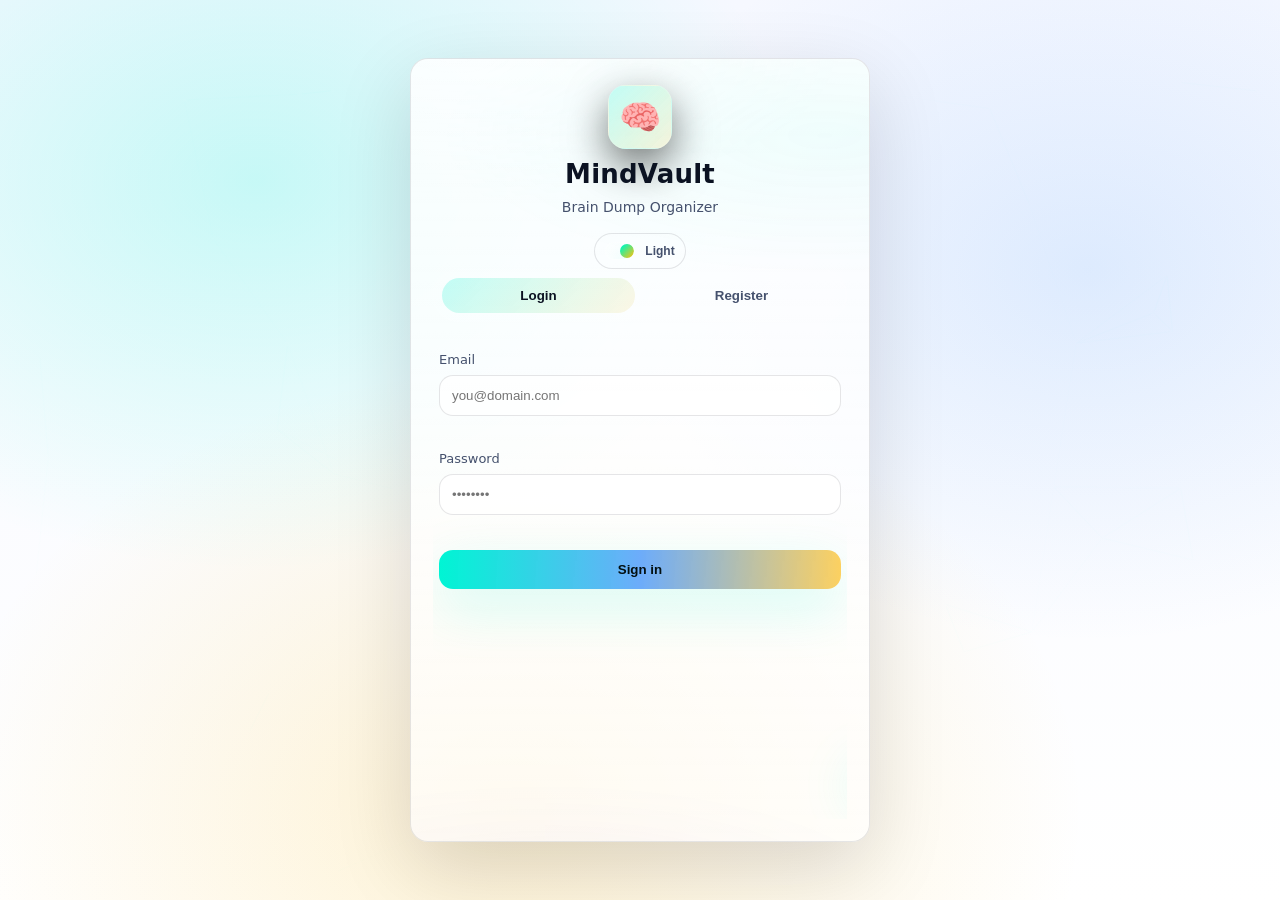
<file: mindvault/frontend/index.html>
<!doctype html>
<html lang="en">
  <head>
    <meta charset="utf-8" />
    <meta name="viewport" content="width=device-width, initial-scale=1" />
    <title>MindVault — Sign in</title>
    <link rel="stylesheet" href="./css/main.css" />
  </head>
  <body>
    <canvas class="neural-bg" id="neural"></canvas>
    <div class="app-shell">
      <div class="glass form-wrap">
        <div class="logo">
          <div class="logo-mark" aria-hidden="true">🧠</div>
          <div class="logo-title">MindVault</div>
          <div class="logo-sub">Brain Dump Organizer</div>
        </div>

        <div class="theme-toggle" aria-label="Theme toggle">
          <button class="toggle" id="themeToggle" type="button" aria-label="Toggle light/dark theme">
            <span class="dot" aria-hidden="true"></span>
            <span class="label" id="themeLabel">Dark</span>
          </button>
        </div>

        <div class="tabs" role="tablist" aria-label="Auth tabs">
          <button class="tab active" id="tabLogin" type="button" role="tab" aria-selected="true">
            Login
          </button>
          <button class="tab" id="tabRegister" type="button" role="tab" aria-selected="false">
            Register
          </button>
        </div>

        <div class="forms">
          <div class="forms-inner" id="formsInner" data-mode="login">
            <form class="form" id="loginForm" novalidate>
              <div class="field">
                <div class="label"><span>Email</span></div>
                <input id="loginEmail" type="email" autocomplete="email" placeholder="you@domain.com" />
                <div class="error" id="loginEmailErr"></div>
              </div>
              <div class="field">
                <div class="label"><span>Password</span></div>
                <input id="loginPassword" type="password" autocomplete="current-password" placeholder="••••••••" />
                <div class="error" id="loginPasswordErr"></div>
              </div>
              <button class="btn" id="loginBtn" type="submit">
                Sign in
                <span class="spinner" id="loginSpin" style="display:none"></span>
              </button>
              <div class="hint" id="loginGlobalErr" style="min-height:18px;color:rgba(244,63,94,.95)"></div>
            </form>

            <form class="form" id="registerForm" novalidate>
              <div class="field">
                <div class="label"><span>Username</span></div>
                <input id="regUsername" type="text" autocomplete="username" placeholder="3–20 characters" />
                <div class="error" id="regUsernameErr"></div>
              </div>
              <div class="field">
                <div class="label"><span>Email</span></div>
                <input id="regEmail" type="email" autocomplete="email" placeholder="you@domain.com" />
                <div class="error" id="regEmailErr"></div>
              </div>
              <div class="field">
                <div class="label"><span>Password</span></div>
                <input id="regPassword" type="password" autocomplete="new-password" placeholder="6+ characters" />
                <div class="error" id="regPasswordErr"></div>
              </div>
              <div class="field">
                <div class="label"><span>Confirm Password</span></div>
                <input id="regConfirm" type="password" autocomplete="new-password" placeholder="Repeat password" />
                <div class="error" id="regConfirmErr"></div>
              </div>
              <button class="btn" id="regBtn" type="submit">
                Create account
                <span class="spinner" id="regSpin" style="display:none"></span>
              </button>
              <div class="hint" id="regGlobalErr" style="min-height:18px;color:rgba(244,63,94,.95)"></div>
            </form>
          </div>
        </div>
      </div>
    </div>

    <div class="loading-overlay" id="pageLoader" aria-hidden="true">
      <div class="glass loading-card">
        <div class="loading-title" id="loaderTitle">MindVault</div>
        <div class="loading-sub" id="loaderSub">Syncing your session…</div>
        <div class="bar"><i></i></div>
      </div>
    </div>

    <script src="./js/auth.js"></script>
  </body>
</html>
</file>
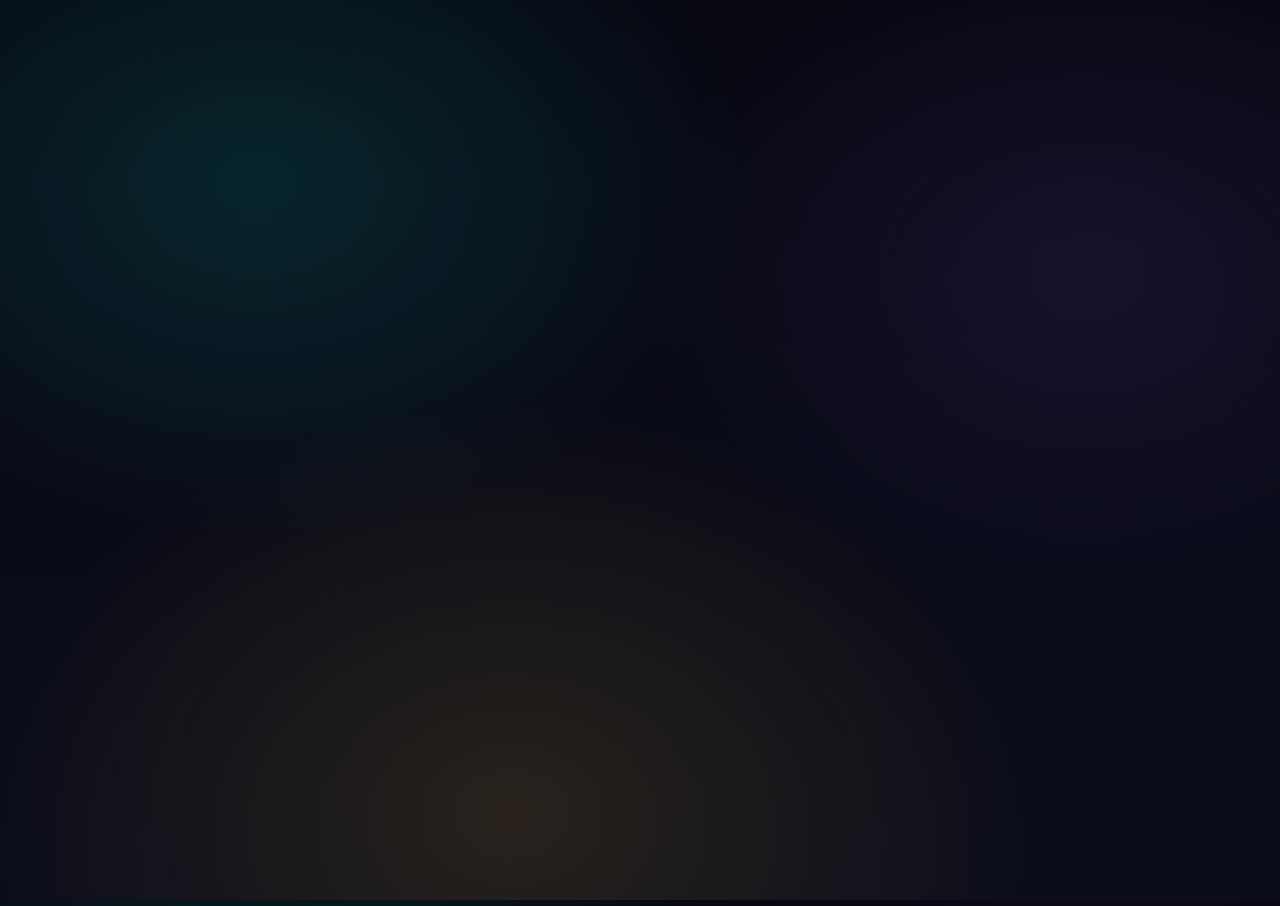
<file: mindvault/frontend/dashboard.html>
<!doctype html>
<html lang="en">
  <head>
    <meta charset="utf-8" />
    <meta name="viewport" content="width=device-width, initial-scale=1" />
    <title>MindVault — Dashboard</title>
    <link rel="stylesheet" href="./css/main.css" />
    <link rel="stylesheet" href="./css/dashboard.css" />
  </head>
  <body>
    <canvas class="neural-bg" id="neural"></canvas>

    <div class="dash-shell">
      <div class="glass navbar">
        <div class="brand">
          <div class="mark" aria-hidden="true">🧠</div>
          <div class="name">MindVault</div>
        </div>
        <div class="nav-right">
          <button class="toggle" id="themeToggle" type="button" aria-label="Toggle light/dark theme" style="margin:0">
            <span class="dot" aria-hidden="true"></span>
            <span class="label" id="themeLabel">Dark</span>
          </button>
          <div class="user-pill">
            <div class="avatar" id="avatar">U</div>
            <div class="username" id="navUsername">User</div>
          </div>
          <button class="btn secondary logout" id="logoutBtn" type="button">Logout</button>
        </div>
      </div>

      <div class="grid">
        <div class="glass panel">
          <h2>Brain Dump</h2>
          <textarea
            class="textarea"
            id="dumpInput"
            placeholder="Spill your mind here... one thought per line."
          ></textarea>
          <div class="meta-row">
            <div id="wordCount">0 words</div>
            <div id="lineCount">0 lines</div>
          </div>
          <div class="cta-row">
            <button class="btn organize" id="organizeBtn" type="button">
              Organize My Mind
              <span class="spinner" id="orgSpin" style="display:none"></span>
            </button>
            <button class="btn secondary" id="clearBtn" type="button">Clear</button>
          </div>

          <div class="score-wrap">
            <div class="score-left">
              <div class="label">Mental Clarity Score</div>
              <div class="value" id="scoreValue">—</div>
              <div class="label" id="scoreLabel">Waiting for your dump…</div>
            </div>
            <svg class="score-ring" viewBox="0 0 120 120" aria-label="Mental clarity score">
              <defs>
                <filter id="softGlow">
                  <feGaussianBlur stdDeviation="1.8" result="blur" />
                  <feMerge>
                    <feMergeNode in="blur" />
                    <feMergeNode in="SourceGraphic" />
                  </feMerge>
                </filter>
              </defs>
              <circle
                cx="60"
                cy="60"
                r="48"
                stroke="rgba(255,255,255,.10)"
                stroke-width="10"
                fill="none"
              ></circle>
              <circle
                cx="60"
                cy="60"
                r="48"
                stroke="var(--teal)"
                stroke-width="10"
                fill="none"
                stroke-linecap="round"
                transform="rotate(-90 60 60)"
                id="scoreArc"
                style="filter:url(#softGlow)"
              ></circle>
              <text x="60" y="60" text-anchor="middle" dominant-baseline="central" font-size="22" id="scoreNum">
                0
              </text>
              <text x="60" y="78" text-anchor="middle" class="sub" font-size="10">/ 100</text>
            </svg>
          </div>
        </div>

        <div class="right">
          <div class="glass panel">
            <h2>Organized Results</h2>
            <div class="cats">
              <div class="glass cat-card accent-tasks">
                <div class="cat-head">
                  <div class="cat-title">📌 Tasks</div>
                  <div class="badge" id="tasksCount">0</div>
                </div>
                <div class="list" id="tasksList"><div class="empty">Nothing here yet</div></div>
              </div>
              <div class="glass cat-card accent-ideas">
                <div class="cat-head">
                  <div class="cat-title">💡 Ideas</div>
                  <div class="badge" id="ideasCount">0</div>
                </div>
                <div class="list" id="ideasList"><div class="empty">Nothing here yet</div></div>
              </div>
              <div class="glass cat-card accent-worries">
                <div class="cat-head">
                  <div class="cat-title">😟 Worries</div>
                  <div class="badge" id="worriesCount">0</div>
                </div>
                <div class="list" id="worriesList"><div class="empty">Nothing here yet</div></div>
              </div>
              <div class="glass cat-card accent-notes">
                <div class="cat-head">
                  <div class="cat-title">📝 Notes</div>
                  <div class="badge" id="notesCount">0</div>
                </div>
                <div class="list" id="notesList"><div class="empty">Nothing here yet</div></div>
              </div>
            </div>
          </div>

          <div class="glass history">
            <div class="history-top">
              <h3 id="historyTitle">Past Dumps</h3>
              <div class="search">
                <span class="icon">🔍</span>
                <input id="searchInput" type="text" placeholder="Search your past dumps…" />
              </div>
            </div>
            <div class="hist-list" id="historyList"></div>
          </div>
        </div>
      </div>
    </div>

    <div class="loading-overlay" id="pageLoader" aria-hidden="true">
      <div class="glass loading-card">
        <div class="loading-title" id="loaderTitle">MindVault</div>
        <div class="loading-sub" id="loaderSub">Loading your vault…</div>
        <div class="bar"><i></i></div>
      </div>
    </div>

    <div class="modal-backdrop" id="modalBackdrop" role="dialog" aria-modal="true" aria-hidden="true">
      <div class="glass modal">
        <h4>Delete this dump?</h4>
        <p>This can’t be undone.</p>
        <div class="modal-actions">
          <button class="btn secondary" id="cancelDelete" type="button">Cancel</button>
          <button class="btn" id="confirmDelete" type="button" style="background:linear-gradient(90deg, rgba(244,63,94,1), rgba(251,191,36,.55)); color:#160306">
            Delete
          </button>
        </div>
      </div>
    </div>

    <script src="./js/categorizer.js"></script>
    <script src="./js/score.js"></script>
    <script src="./js/dashboard.js"></script>
  </body>
</html>
</file>
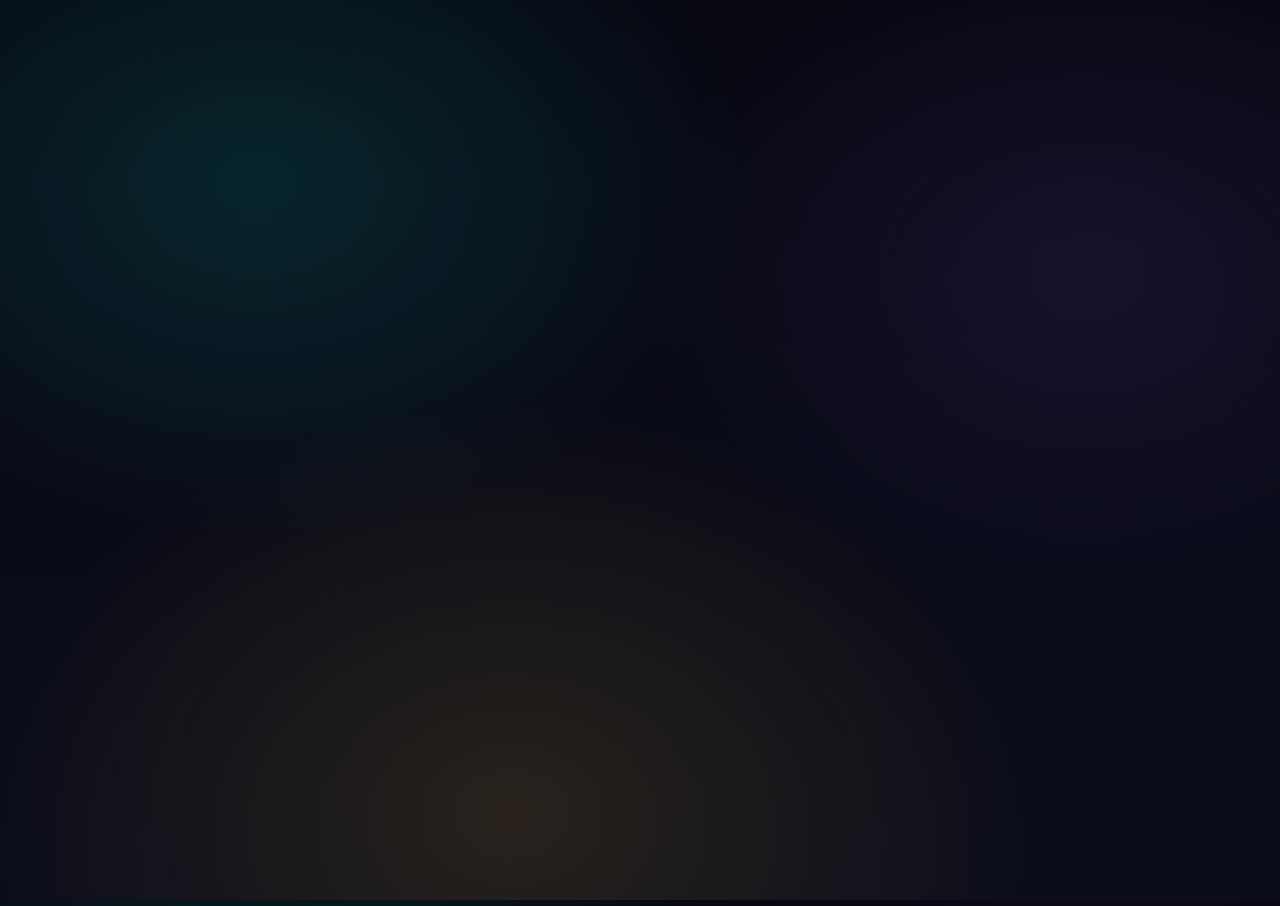
<file: mindvault/frontend/gate.html>
<!doctype html>
<html lang="en">
  <head>
    <meta charset="utf-8" />
    <meta name="viewport" content="width=device-width, initial-scale=1" />
    <title>MindVault — Dashboard Access</title>
    <link rel="stylesheet" href="./css/main.css" />
  </head>
  <body>
    <canvas class="neural-bg" id="neural"></canvas>

    <div class="app-shell">
      <div class="glass form-wrap">
        <div class="logo">
          <div class="logo-mark" aria-hidden="true">🧠</div>
          <div class="logo-title">MindVault</div>
          <div class="logo-sub">Dashboard access</div>
        </div>

        <div class="hint" id="modeHint" style="margin-top:10px; opacity:.9">
          Create a local ID + password to unlock the dashboard on this device.
        </div>

        <form class="form" id="gateForm" novalidate style="margin-top:14px">
          <div class="field">
            <div class="label"><span>Local ID</span></div>
            <input id="gateId" type="text" autocomplete="username" placeholder="e.g. admin" />
            <div class="error" id="gateIdErr"></div>
          </div>

          <div class="field">
            <div class="label"><span>Password</span></div>
            <input id="gatePassword" type="password" autocomplete="current-password" placeholder="••••••••" />
            <div class="error" id="gatePasswordErr"></div>
          </div>

          <div class="field" id="confirmWrap" style="display:none">
            <div class="label"><span>Confirm Password</span></div>
            <input id="gateConfirm" type="password" autocomplete="new-password" placeholder="Repeat password" />
            <div class="error" id="gateConfirmErr"></div>
          </div>

          <button class="btn" id="gateBtn" type="submit">Continue</button>

          <div class="hint" id="gateGlobal" style="min-height:18px;color:rgba(244,63,94,.95)"></div>
          <div class="hint" id="resetHint" style="min-height:18px; opacity:.85"></div>
        </form>
      </div>
    </div>

    <script src="./js/gate.js"></script>
  </body>
</html>
</file>
<file: mindvault/frontend/css/main.css>
:root{
  --radius:18px;

  /* Brand */
  --teal:#00f5d4;
  --amber:#fbbf24;
  --rose:#f43f5e;
  --green:#22c55e;
  --slate:#94a3b8;
  --violet:#8b5cf6;
  --blue:#60a5fa;

  /* Dark theme defaults */
  --bg:#070812;
  --bg2:#0b0d1b;
  --card:rgba(255,255,255,.06);
  --card2:rgba(255,255,255,.10);
  --stroke:rgba(255,255,255,.12);
  --text:#eaf0ff;
  --muted:#a6b0d0;
  --shadow: 0 26px 80px rgba(0,0,0,.62);
  --glow: 0 0 0 4px rgba(0,245,212,.10), 0 20px 70px rgba(0,245,212,.10);
  --noise: radial-gradient(900px 650px at 20% 20%, rgba(0,245,212,.12), transparent 55%),
           radial-gradient(820px 620px at 85% 30%, rgba(139,92,246,.10), transparent 55%),
           radial-gradient(880px 680px at 40% 90%, rgba(251,191,36,.12), transparent 60%);
}

body[data-theme="light"]{
  --bg:#f6f8ff;
  --bg2:#ffffff;
  --card:rgba(255,255,255,.68);
  --card2:rgba(255,255,255,.86);
  --stroke:rgba(2,6,23,.10);
  --text:#0b1222;
  --muted:#45516d;
  --shadow: 0 26px 80px rgba(2,6,23,.14);
  --glow: 0 0 0 4px rgba(0,245,212,.18), 0 20px 70px rgba(96,165,250,.10);
  --noise: radial-gradient(900px 650px at 20% 20%, rgba(0,245,212,.20), transparent 60%),
           radial-gradient(820px 620px at 85% 30%, rgba(96,165,250,.18), transparent 60%),
           radial-gradient(880px 680px at 40% 90%, rgba(251,191,36,.20), transparent 65%);
}

@font-face{
  font-family:"Clash Display";
  src:url("https://api.fontshare.com/v2/css?f[]=clash-display@400,500,600,700&display=swap");
}
@import url("https://api.fontshare.com/v2/css?f[]=satoshi@400,500,700&display=swap");

*{box-sizing:border-box}
html,body{height:100%}
body{
  margin:0;
  background: var(--noise), linear-gradient(180deg, var(--bg), var(--bg2));
  color:var(--text);
  font-family: "Satoshi", ui-sans-serif, system-ui, -apple-system, Segoe UI, Roboto, "Helvetica Neue", Arial;
  overflow-x:hidden;
}

a{color:inherit}

/* Page fade-in */
body{
  opacity:0;
  transform: translateY(6px);
  transition: opacity .35s ease, transform .35s ease, background .25s ease;
}
body.ready{
  opacity:1;
  transform: translateY(0);
}

/* Neural background */
.neural-bg{
  position:fixed;
  inset:0;
  z-index:0;
  pointer-events:none;
  opacity:.18;
  mix-blend-mode: screen;
}

.app-shell{
  position:relative;
  z-index:1;
  min-height:100vh;
  display:flex;
  align-items:center;
  justify-content:center;
  padding:40px 18px;
}

.glass{
  background: linear-gradient(180deg, var(--card2), var(--card));
  border: 1px solid var(--stroke);
  box-shadow: var(--shadow);
  border-radius: var(--radius);
  backdrop-filter: blur(18px);
  -webkit-backdrop-filter: blur(18px);
  position:relative;
  overflow:hidden;
}
.glass::before{
  content:"";
  position:absolute;
  inset:-2px;
  background:
    radial-gradient(700px 260px at 10% 0%, rgba(255,255,255,.12), transparent 55%),
    radial-gradient(700px 260px at 90% 10%, rgba(0,245,212,.10), transparent 55%),
    radial-gradient(700px 260px at 30% 110%, rgba(139,92,246,.10), transparent 55%);
  pointer-events:none;
  opacity:.55;
}
.glass > *{position:relative; z-index:1}

/* Theme toggle */
.theme-toggle{
  display:flex;
  align-items:center;
  gap:10px;
  margin: 14px 0 0;
  justify-content:center;
}
.toggle{
  display:inline-flex;
  align-items:center;
  gap:10px;
  border:1px solid var(--stroke);
  background: rgba(255,255,255,.06);
  padding:8px 10px;
  border-radius:999px;
  cursor:pointer;
  user-select:none;
  transition: transform .15s ease, background .2s ease, border .2s ease;
}
.toggle:hover{transform: translateY(-1px); background: rgba(255,255,255,.08)}
.toggle .dot{
  width:30px;height:18px;
  border-radius:999px;
  background: rgba(255,255,255,.18);
  border:1px solid rgba(255,255,255,.14);
  position:relative;
  overflow:hidden;
}
.toggle .dot::after{
  content:"";
  position:absolute;
  top:50%;
  transform: translateY(-50%);
  left:2px;
  width:14px;height:14px;
  border-radius:999px;
  background: linear-gradient(135deg, var(--teal), var(--amber));
  box-shadow: 0 10px 20px rgba(0,245,212,.18);
  transition: left .25s ease, filter .25s ease;
}
body[data-theme="light"] .toggle .dot::after{left: 14px; filter: saturate(1.2)}
.toggle .label{
  margin:0;
  color: var(--muted);
  font-weight:750;
  font-size:12px;
}

/* Global loading overlay */
.loading-overlay{
  position:fixed;
  inset:0;
  z-index:60;
  display:none;
  align-items:center;
  justify-content:center;
  background: rgba(0,0,0,.38);
  backdrop-filter: blur(10px);
  -webkit-backdrop-filter: blur(10px);
}
body[data-theme="light"] .loading-overlay{background: rgba(255,255,255,.55)}
.loading-overlay.show{display:flex}
.loading-card{
  width:min(360px, 92vw);
  padding:18px;
  text-align:center;
}
.loading-title{
  font-family:"Clash Display", ui-sans-serif;
  font-weight:650;
  letter-spacing:.2px;
}
.loading-sub{color: var(--muted); margin-top:6px; font-size:13px}
.bar{
  height:10px;
  margin-top:14px;
  border-radius:999px;
  border:1px solid var(--stroke);
  background: rgba(255,255,255,.06);
  overflow:hidden;
}
.bar > i{
  display:block;
  height:100%;
  width:45%;
  background: linear-gradient(90deg, rgba(0,245,212,1), rgba(96,165,250,.85), rgba(251,191,36,.75));
  border-radius:999px;
  animation: barMove 1.1s ease-in-out infinite;
}
@keyframes barMove{
  0%{transform: translateX(-40%)}
  50%{transform: translateX(140%)}
  100%{transform: translateX(240%)}
}

.logo{
  display:flex;
  flex-direction:column;
  align-items:center;
  gap:10px;
  margin-bottom:18px;
}
.logo-mark{
  font-size:34px;
  width:64px;height:64px;
  display:grid;place-items:center;
  border-radius:18px;
  background: linear-gradient(135deg, rgba(0,245,212,.22), rgba(251,191,36,.16));
  border: 1px solid rgba(255,255,255,.14);
  box-shadow: 0 16px 40px rgba(0,0,0,.55);
  animation: floaty 3.4s ease-in-out infinite;
}
.logo-title{
  font-family:"Clash Display", ui-sans-serif, system-ui;
  letter-spacing:.2px;
  font-weight:650;
  font-size:26px;
}
.logo-sub{
  color:var(--muted);
  font-size:14px;
}

@keyframes floaty{
  0%,100%{transform: translateY(0)}
  50%{transform: translateY(-6px)}
}

.tabs{
  display:flex;
  gap:10px;
  padding:8px;
  border-radius: 999px;
  background: rgba(255,255,255,.05);
  border: 1px solid rgba(255,255,255,.10);
}
.tab{
  flex:1;
  border:0;
  color:var(--muted);
  background:transparent;
  padding:10px 14px;
  border-radius:999px;
  cursor:pointer;
  font-weight:650;
  transition: transform .15s ease, background .2s ease, color .2s ease;
}
.tab:hover{transform: translateY(-1px)}
.tab.active{
  background: linear-gradient(135deg, rgba(0,245,212,.22), rgba(251,191,36,.12));
  color:var(--text);
}

.form-wrap{
  width:min(460px, 100%);
  padding:26px 22px 22px;
}
@media (max-width: 420px){
  .app-shell{padding: 24px 12px}
  .form-wrap{padding:20px 14px 14px}
  .tabs{gap:8px; padding:6px}
  .tab{padding:10px 10px}
  input, textarea{padding:12px 12px}
}

.forms{
  position:relative;
  overflow:hidden;
  margin-top:16px;
}
.forms-inner{
  display:flex;
  width:200%;
  transition: transform .45s cubic-bezier(.2,.9,.2,1);
}
.forms-inner[data-mode="login"]{transform: translateX(0)}
.forms-inner[data-mode="register"]{transform: translateX(-50%)}
.form{
  width:50%;
  padding:14px 6px 2px;
}

.field{margin-bottom:12px}
.label{
  display:flex;
  justify-content:space-between;
  font-size:13px;
  color:var(--muted);
  margin-bottom:8px;
}
input, textarea{
  width:100%;
  border-radius: 14px;
  border: 1px solid var(--stroke);
  background: rgba(10,12,24,.55);
  color: var(--text);
  padding:12px 12px;
  outline:none;
  transition: border .2s ease, box-shadow .2s ease, transform .15s ease;
}
input:focus, textarea:focus{
  border-color: rgba(0,245,212,.62);
  box-shadow: var(--glow);
}
body[data-theme="light"] input, body[data-theme="light"] textarea{
  background: rgba(255,255,255,.72);
}

.error{
  color: rgba(244,63,94,.95);
  font-size:12px;
  margin-top:7px;
  min-height: 16px;
}

.btn{
  width:100%;
  border:0;
  cursor:pointer;
  border-radius: 14px;
  padding:12px 14px;
  font-weight:750;
  color:#031012;
  background: linear-gradient(90deg, rgba(0,245,212,1), rgba(96,165,250,.92), rgba(251,191,36,.72));
  box-shadow: 0 18px 54px rgba(0,245,212,.18);
  transition: transform .15s ease, box-shadow .2s ease, filter .2s ease;
  position:relative;
  overflow:hidden;
}
.btn:hover{transform: translateY(-1px); filter: brightness(1.05)}
.btn:active{transform: translateY(0)}
.btn.secondary{
  background: rgba(255,255,255,.07);
  color: var(--text);
  border:1px solid rgba(255,255,255,.12);
  box-shadow:none;
}
.btn.secondary:hover{filter:none; border-color: rgba(255,255,255,.18)}
.btn-row{display:flex; gap:10px; margin-top:10px}
.btn-row .btn{width:auto; flex:1}

.spinner{
  width:16px;height:16px;
  border-radius:50%;
  border:2px solid rgba(3,16,18,.28);
  border-top-color: rgba(3,16,18,.9);
  display:inline-block;
  animation: spin .75s linear infinite;
  vertical-align: -2px;
  margin-left:10px;
}
@keyframes spin{to{transform:rotate(360deg)}}

.hint{
  margin-top:12px;
  color: var(--muted);
  font-size:13px;
  text-align:center;
}

/* Reduced motion */
@media (prefers-reduced-motion: reduce){
  *{animation-duration:.001ms !important; animation-iteration-count:1 !important; transition-duration:.001ms !important}
}

/* Scrollbars */
*{
  scrollbar-width: thin;
  scrollbar-color: rgba(0,245,212,.35) rgba(255,255,255,.06);
}
*::-webkit-scrollbar{width:10px;height:10px}
*::-webkit-scrollbar-track{background: rgba(255,255,255,.05); border-radius:999px}
*::-webkit-scrollbar-thumb{
  background: linear-gradient(180deg, rgba(0,245,212,.5), rgba(251,191,36,.25));
  border-radius:999px;
  border:2px solid rgba(8,8,16,.85);
}
</file>
<file: mindvault/frontend/css/dashboard.css>
:root{
  --navH: 72px;
}

.dash-shell{
  position:relative;
  z-index:1;
  min-height:100vh;
  padding: 18px;
  padding-bottom: calc(18px + env(safe-area-inset-bottom));
}

.navbar{
  height: var(--navH);
  display:flex;
  align-items:center;
  justify-content:space-between;
  padding: 14px 18px;
  margin: 10px auto 16px;
  width: min(1200px, 100%);
  gap:12px;
  flex-wrap: wrap;
}
.brand{
  display:flex;
  align-items:center;
  gap:10px;
}
.brand .mark{
  width:40px;height:40px;
  display:grid;place-items:center;
  border-radius: 14px;
  background: linear-gradient(135deg, rgba(0,245,212,.22), rgba(251,191,36,.14));
  border: 1px solid rgba(255,255,255,.12);
}
.brand .name{
  font-family:"Clash Display", ui-sans-serif;
  font-weight:650;
  letter-spacing:.2px;
}
.nav-right{
  display:flex;
  align-items:center;
  gap:12px;
  flex-wrap: wrap;
  justify-content:flex-end;
}
.user-pill{
  display:flex;
  align-items:center;
  gap:10px;
  padding:8px 10px;
  border-radius:999px;
  background: rgba(255,255,255,.06);
  border:1px solid rgba(255,255,255,.10);
}
.avatar{
  width:34px;height:34px;
  border-radius:999px;
  display:grid;place-items:center;
  font-weight:800;
  color:#031012;
  background: linear-gradient(135deg, rgba(0,245,212,1), rgba(251,191,36,.9));
}
.username{color: var(--text); font-weight:700}
.logout{
  width:auto;
  padding:10px 12px;
  border-radius: 12px;
}

.grid{
  width: min(1200px, 100%);
  margin: 0 auto 22px;
  display:grid;
  grid-template-columns: 1.05fr 1.25fr;
  gap:16px;
}
@media (max-width: 980px){
  .grid{grid-template-columns:1fr}
}
@media (max-width: 560px){
  .dash-shell{padding: 12px; padding-bottom: calc(12px + env(safe-area-inset-bottom))}
  .navbar{padding: 12px; margin: 6px auto 12px}
}

.panel{
  padding:16px;
}
.panel h2{
  margin:0 0 10px;
  font-family:"Clash Display", ui-sans-serif;
  font-weight:650;
  letter-spacing:.2px;
}
.textarea{
  min-height: 170px;
  resize:none;
  line-height:1.35;
}
.textarea.glow{
  border-color: rgba(0,245,212,.6);
  box-shadow: 0 0 0 4px rgba(0,245,212,.10), 0 18px 60px rgba(0,245,212,.08);
}
.meta-row{
  display:flex;
  justify-content:space-between;
  align-items:center;
  margin:10px 2px 0;
  color: var(--muted);
  font-size:13px;
}

.cta-row{
  display:flex;
  gap:10px;
  margin-top:12px;
}
.cta-row .btn{flex:1}
@media (max-width: 560px){
  .panel{padding: 14px}
  .cta-row{flex-direction:column}
  .cta-row .btn{width:100%}
}

.organize{
  background: linear-gradient(90deg, rgba(0,245,212,1), rgba(0,245,212,.72), rgba(251,191,36,.55));
  color:#031012;
}
.organize::after{
  content:"";
  position:absolute;
  inset:-2px;
  background: linear-gradient(120deg, transparent 0%, rgba(255,255,255,.35) 30%, transparent 55%);
  transform: translateX(-140%);
  transition: transform .55s ease;
}
.organize:hover::after{transform: translateX(140%)}

.score-wrap{
  display:flex;
  align-items:center;
  justify-content:space-between;
  margin-top:14px;
  gap:14px;
  padding:14px;
  border-radius: 16px;
  background: rgba(255,255,255,.05);
  border: 1px solid rgba(255,255,255,.10);
}
@media (max-width: 560px){
  .score-wrap{flex-direction:column; align-items:flex-start}
  .score-ring{width:120px;height:120px; align-self:center}
}
.score-left{
  display:flex;
  flex-direction:column;
  gap:6px;
}
.score-left .label{
  margin:0;
  color: var(--muted);
  font-size:13px;
}
.score-left .value{
  font-family:"Clash Display", ui-sans-serif;
  font-size:22px;
  font-weight:650;
}
.score-ring{
  width:140px;height:140px;
}
.score-ring text{
  font-family:"Clash Display", ui-sans-serif;
  font-weight:650;
  fill: var(--text);
}
.score-ring .sub{
  fill: var(--muted);
  font-family:"Satoshi", ui-sans-serif;
  font-weight:600;
}

.right{
  display:flex;
  flex-direction:column;
  gap:16px;
}

.cats{
  display:grid;
  grid-template-columns: 1fr 1fr;
  gap:12px;
}
@media (max-width: 640px){
  .cats{grid-template-columns:1fr}
}
.cat-card{
  padding:14px;
  min-height: 180px;
}
.cat-head{
  display:flex;
  align-items:center;
  justify-content:space-between;
  margin-bottom:10px;
}
.cat-title{
  display:flex;
  align-items:center;
  gap:10px;
  font-weight:800;
}
.badge{
  padding:4px 10px;
  border-radius:999px;
  font-size:12px;
  background: rgba(255,255,255,.06);
  border:1px solid rgba(255,255,255,.10);
  color: var(--muted);
}
.list{
  max-height: 170px;
  overflow:auto;
  padding-right: 6px;
}
.item{
  padding:9px 10px;
  border-radius: 12px;
  background: rgba(255,255,255,.045);
  border:1px solid rgba(255,255,255,.09);
  margin-bottom:8px;
  opacity:0;
  transform: translateY(10px);
  animation: fadeUp .35s ease forwards;
}
.empty{
  color: rgba(255,255,255,.35);
  font-style: italic;
  padding:10px 2px;
}
@keyframes fadeUp{to{opacity:1; transform:translateY(0)}}

.accent-tasks{border-color: rgba(0,245,212,.22)}
.accent-ideas{border-color: rgba(251,191,36,.22)}
.accent-worries{border-color: rgba(244,63,94,.22)}
.accent-notes{border-color: rgba(148,163,184,.22)}

.history{
  padding: 14px;
}
.history-top{
  display:flex;
  align-items:center;
  justify-content:space-between;
  gap:10px;
  margin-bottom:12px;
  flex-wrap:wrap;
}
.history-top h3{
  margin:0;
  font-family:"Clash Display", ui-sans-serif;
  font-weight:650;
}
.search{
  position:relative;
  flex:1;
  max-width: 430px;
}
@media (max-width: 560px){
  .search{max-width: 100%}
}
.search input{
  padding-left: 38px;
}
.search .icon{
  position:absolute;
  left:12px; top:50%;
  transform: translateY(-50%);
  color: rgba(255,255,255,.55);
  font-size:14px;
  pointer-events:none;
}

.hist-list{
  display:flex;
  flex-direction:column;
  gap:10px;
}
.hist-card{
  padding: 12px 12px;
  border-radius: 16px;
  border:1px solid rgba(255,255,255,.10);
  background: rgba(255,255,255,.05);
  cursor:pointer;
  transition: transform .15s ease, border .2s ease, background .2s ease;
}
.hist-card:hover{
  transform: translateY(-1px);
  border-color: rgba(0,245,212,.22);
  background: rgba(255,255,255,.06);
}
.hist-top{
  display:flex;
  align-items:flex-start;
  justify-content:space-between;
  gap:10px;
}
@media (max-width: 560px){
  .hist-top{gap:8px}
  .trash{padding:10px 12px}
}
.hist-time{color: var(--muted); font-size:12px}
.hist-preview{
  margin:6px 0 10px;
  color: rgba(255,255,255,.88);
  line-height:1.35;
}
.hist-meta{
  display:flex;
  align-items:center;
  justify-content:space-between;
  gap:10px;
  flex-wrap:wrap;
}
.mini-badges{
  display:flex;
  gap:8px;
  flex-wrap:wrap;
  color: rgba(255,255,255,.78);
  font-size:12px;
}
@media (max-width: 560px){
  .mini-badges{gap:6px}
  .hist-preview{font-size:13px}
}
.pill{
  padding: 6px 10px;
  border-radius:999px;
  font-size:12px;
  font-weight:800;
  border:1px solid rgba(255,255,255,.10);
  background: rgba(255,255,255,.06);
}
.pill.low{border-color: rgba(244,63,94,.28); color: rgba(244,63,94,.95)}
.pill.mid{border-color: rgba(251,191,36,.28); color: rgba(251,191,36,.95)}
.pill.good{border-color: rgba(0,245,212,.28); color: rgba(0,245,212,.95)}
.pill.great{border-color: rgba(34,197,94,.28); color: rgba(34,197,94,.95)}

.trash{
  width:auto;
  padding:8px 10px;
  border-radius: 12px;
  background: rgba(255,255,255,.06);
  color: var(--text);
  border:1px solid rgba(255,255,255,.10);
  cursor:pointer;
}
.trash:hover{border-color: rgba(244,63,94,.28)}

.accordion{
  margin-top:10px;
  padding-top:10px;
  border-top:1px solid rgba(255,255,255,.08);
  display:none;
}
.hist-card.expanded .accordion{display:block}

.skeleton{
  height: 84px;
  border-radius: 16px;
  border:1px solid rgba(255,255,255,.08);
  background: linear-gradient(90deg, rgba(255,255,255,.04), rgba(255,255,255,.08), rgba(255,255,255,.04));
  background-size: 220% 100%;
  animation: shimmer 1.1s ease-in-out infinite;
}
@keyframes shimmer{0%{background-position: 0% 0}100%{background-position: 220% 0}}

.modal-backdrop{
  position:fixed;
  inset:0;
  background: rgba(0,0,0,.55);
  display:none;
  align-items:center;
  justify-content:center;
  z-index:50;
  padding:18px;
}
.modal{
  width:min(420px, 100%);
  padding:16px;
}
.modal h4{
  margin:0 0 8px;
  font-family:"Clash Display", ui-sans-serif;
  font-weight:650;
}
.modal p{margin:0 0 14px; color: var(--muted)}
.modal-actions{display:flex; gap:10px}
@media (max-width: 420px){
  .modal-actions{flex-direction:column}
  .modal-actions .btn{width:100%}
}
</file>
